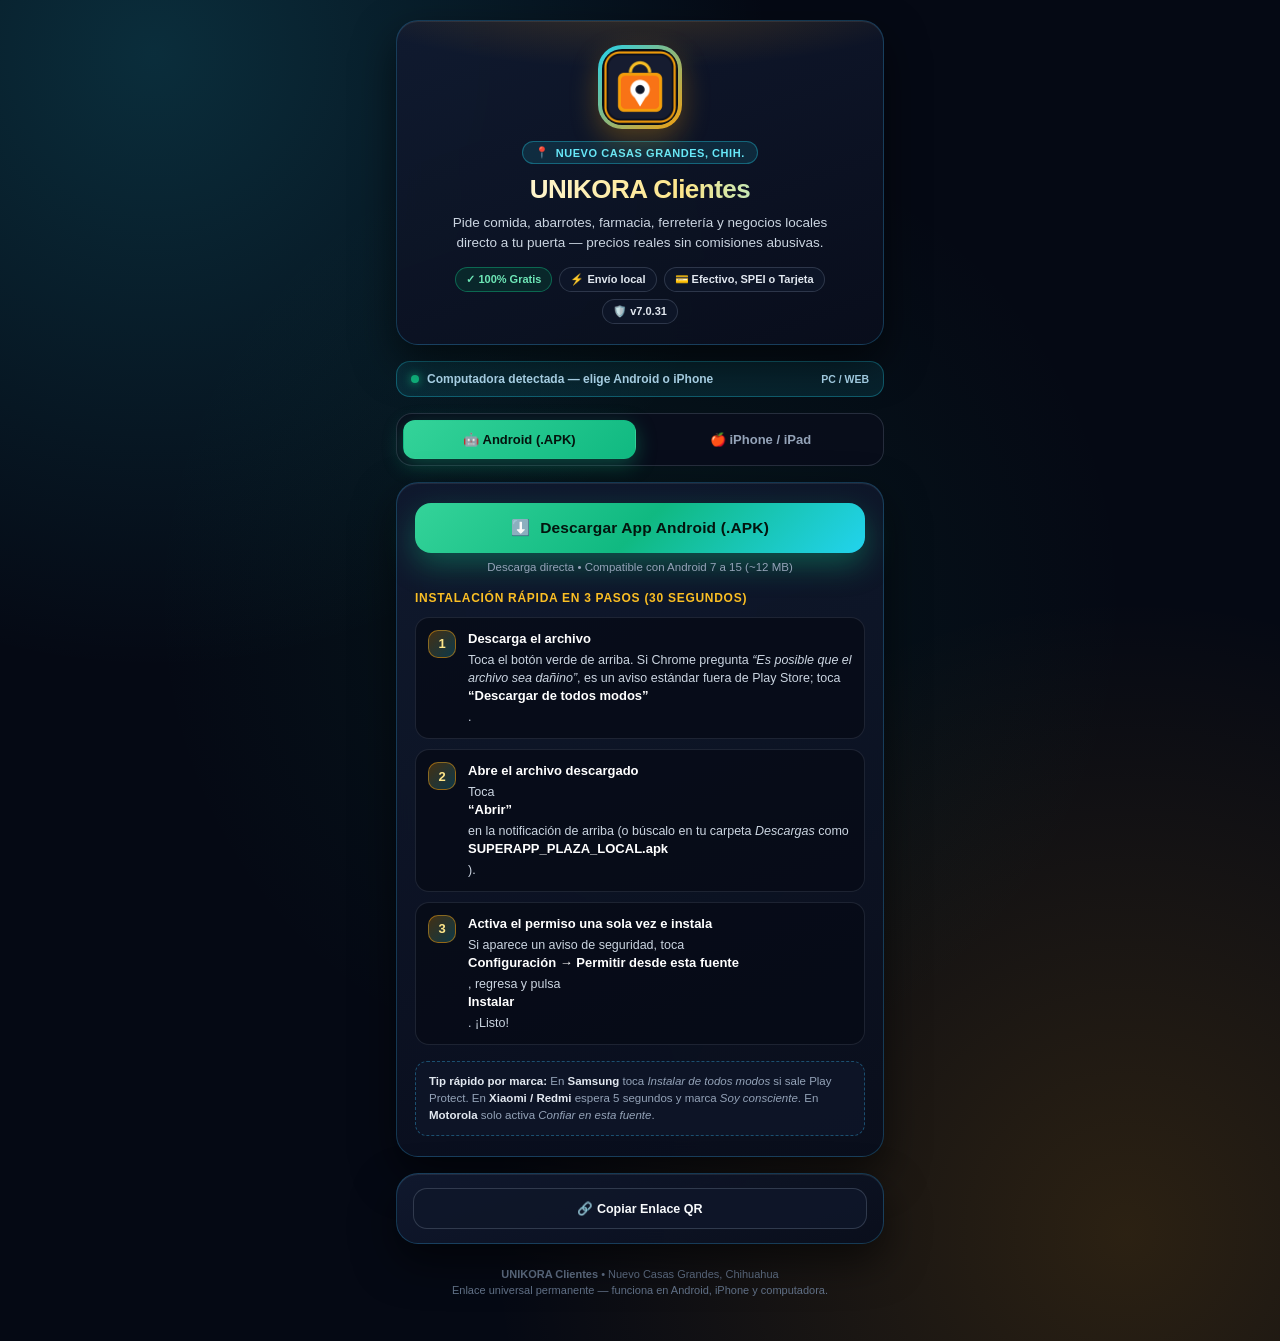
<file: index.html>
<!DOCTYPE html>
<html lang="es">
<head>
  <meta charset="UTF-8" />
  <meta name="viewport" content="width=device-width, initial-scale=1.0, maximum-scale=1.0, user-scalable=no, viewport-fit=cover" />
  <meta name="theme-color" content="#060B16" />
  <meta name="apple-mobile-web-app-capable" content="yes" />
  <meta name="apple-mobile-web-app-status-bar-style" content="black-translucent" />
  <meta name="description" content="Descarga UNIKORA Clientes gratis en Android o iPhone. Pide a negocios locales de Nuevo Casas Grandes con envío rápido y 0% comisiones abusivas." />
  <title>UNIKORA Clientes — Descarga Oficial (Android y iPhone)</title>
  <link rel="icon" type="image/png" href="[data-uri]" />
  <link rel="apple-touch-icon" href="[data-uri]" />
  <style>
    :root {
      --bg-deep: #050914;
      --card-bg: rgba(14, 23, 42, 0.86);
      --card-border: rgba(56, 189, 248, 0.24);
      --amber: #f59e0b;
      --amber-soft: rgba(245, 158, 11, 0.16);
      --cyan: #22d3ee;
      --cyan-soft: rgba(34, 211, 238, 0.15);
      --emerald: #10b981;
      --emerald-soft: rgba(16, 185, 129, 0.16);
      --text-main: #f8fafc;
      --text-muted: #94a3b8;
    }
    * { box-sizing: border-box; -webkit-tap-highlight-color: transparent; }
    html, body {
      margin: 0;
      padding: 0;
      min-height: 100vh;
      min-height: 100dvh;
      font-family: -apple-system, BlinkMacSystemFont, "Segoe UI", Roboto, Inter, Helvetica, Arial, sans-serif;
      color: var(--text-main);
      background:
        radial-gradient(circle at 12% 4%, rgba(34, 211, 238, 0.18), transparent 36%),
        radial-gradient(circle at 88% 92%, rgba(245, 158, 11, 0.16), transparent 38%),
        radial-gradient(circle at 50% 45%, rgba(16, 185, 129, 0.08), transparent 50%),
        var(--bg-deep);
      padding-top: env(safe-area-inset-top, 0px);
      padding-bottom: env(safe-area-inset-bottom, 0px);
      -webkit-font-smoothing: antialiased;
    }
    .wrap {
      max-width: 520px;
      margin: 0 auto;
      padding: 20px 16px 36px;
      display: flex;
      flex-direction: column;
      gap: 16px;
    }
    .glass {
      background: linear-gradient(160deg, rgba(17, 26, 48, 0.92) 0%, rgba(9, 14, 28, 0.94) 100%);
      border: 1px solid var(--card-border);
      border-radius: 22px;
      box-shadow: 0 18px 42px rgba(0, 0, 0, 0.55), inset 0 1px 0 rgba(255, 255, 255, 0.08);
      backdrop-filter: blur(14px);
      -webkit-backdrop-filter: blur(14px);
    }
    .hero {
      padding: 24px 20px 20px;
      text-align: center;
      position: relative;
      overflow: hidden;
    }
    .hero::before {
      content: "";
      position: absolute;
      inset: -40% -20% auto;
      height: 180px;
      background: radial-gradient(ellipse at center, rgba(245, 158, 11, 0.22), transparent 68%);
      pointer-events: none;
    }
    .logo-ring {
      width: 84px;
      height: 84px;
      margin: 0 auto 12px;
      border-radius: 24px;
      padding: 4px;
      background: linear-gradient(135deg, var(--cyan), var(--amber));
      box-shadow: 0 10px 28px rgba(245, 158, 11, 0.30);
      position: relative;
      z-index: 1;
    }
    .logo-ring img {
      width: 100%;
      height: 100%;
      border-radius: 20px;
      display: block;
      object-fit: cover;
      background: #060b16;
    }
    .badge-city {
      display: inline-flex;
      align-items: center;
      gap: 6px;
      font-size: 11px;
      font-weight: 800;
      letter-spacing: 0.05em;
      text-transform: uppercase;
      color: #67e8f9;
      background: rgba(34, 211, 238, 0.12);
      border: 1px solid rgba(34, 211, 238, 0.35);
      padding: 4px 12px;
      border-radius: 999px;
      margin-bottom: 10px;
    }
    h1 {
      margin: 0;
      font-size: 26px;
      font-weight: 900;
      letter-spacing: -0.02em;
      background: linear-gradient(90deg, #ffffff 0%, #fde68a 60%, #67e8f9 100%);
      -webkit-background-clip: text;
      -webkit-text-fill-color: transparent;
    }
    .subtitle {
      margin: 8px auto 14px;
      font-size: 13.5px;
      line-height: 1.48;
      color: #cbd5e1;
      max-width: 390px;
    }
    .pills {
      display: flex;
      flex-wrap: wrap;
      justify-content: center;
      gap: 7px;
    }
    .pill {
      font-size: 11px;
      font-weight: 700;
      color: #e2e8f0;
      background: rgba(15, 23, 42, 0.85);
      border: 1px solid rgba(148, 163, 184, 0.24);
      padding: 5px 10px;
      border-radius: 999px;
    }
    .pill.green {
      color: #6ee7b7;
      border-color: rgba(16, 185, 129, 0.45);
      background: rgba(6, 78, 59, 0.35);
    }

    /* Selector de plataforma */
    .tabs {
      display: grid;
      grid-template-columns: 1fr 1fr;
      gap: 8px;
      padding: 6px;
      border-radius: 16px;
      background: rgba(9, 14, 28, 0.92);
      border: 1px solid rgba(148, 163, 184, 0.22);
    }
    .tab-btn {
      appearance: none;
      border: 1px solid transparent;
      background: transparent;
      color: var(--text-muted);
      font-size: 13px;
      font-weight: 800;
      padding: 11px 10px;
      border-radius: 12px;
      cursor: pointer;
      display: flex;
      align-items: center;
      justify-content: center;
      gap: 7px;
      transition: all 0.16s ease;
    }
    .tab-btn.active-android {
      color: #04130d;
      background: linear-gradient(135deg, #34d399, #10b981);
      box-shadow: 0 6px 20px rgba(16, 185, 129, 0.35);
    }
    .tab-btn.active-ios {
      color: #06131f;
      background: linear-gradient(135deg, #67e8f9, #38bdf8);
      box-shadow: 0 6px 20px rgba(56, 189, 248, 0.35);
    }

    /* Aviso inteligente */
    .detect-bar {
      display: flex;
      align-items: center;
      justify-content: space-between;
      gap: 8px;
      padding: 10px 14px;
      border-radius: 14px;
      font-size: 12px;
      font-weight: 700;
      background: rgba(34, 211, 238, 0.1);
      border: 1px solid rgba(34, 211, 238, 0.32);
      color: #bae6fd;
    }
    .detect-dot {
      width: 8px;
      height: 8px;
      border-radius: 50%;
      background: #10b981;
      box-shadow: 0 0 10px #10b981;
      flex-shrink: 0;
    }
    .warn-box {
      display: none;
      padding: 12px 14px;
      border-radius: 14px;
      background: rgba(245, 158, 11, 0.14);
      border: 1px solid rgba(245, 158, 11, 0.5);
      color: #fde68a;
      font-size: 12px;
      line-height: 1.45;
    }
    .warn-box strong { color: #ffffff; }

    /* Panel principal */
    .panel {
      padding: 20px 18px;
      display: flex;
      flex-direction: column;
      gap: 16px;
    }
    .hidden { display: none !important; }

    .cta-btn {
      display: flex;
      align-items: center;
      justify-content: center;
      gap: 10px;
      width: 100%;
      text-decoration: none;
      border: none;
      cursor: pointer;
      padding: 16px 18px;
      border-radius: 16px;
      font-size: 15.5px;
      font-weight: 900;
      letter-spacing: 0.01em;
      transition: transform 0.12s ease, filter 0.15s ease;
    }
    .cta-btn:active { transform: scale(0.97); }
    .cta-android {
      color: #03150e;
      background: linear-gradient(135deg, #34d399 0%, #10b981 50%, #22d3ee 100%);
      box-shadow: 0 12px 30px rgba(16, 185, 129, 0.38);
    }
    .cta-ios {
      color: #041320;
      background: linear-gradient(135deg, #f8fafc 0%, #7dd3fc 60%, #38bdf8 100%);
      box-shadow: 0 12px 30px rgba(56, 189, 248, 0.35);
    }
    .cta-sub {
      text-align: center;
      font-size: 11.5px;
      color: var(--text-muted);
      margin-top: -8px;
    }

    /* Pasos visuales */
    .steps-title {
      font-size: 12px;
      font-weight: 900;
      text-transform: uppercase;
      letter-spacing: 0.06em;
      color: #fbbf24;
      margin: 2px 0 -4px;
    }
    .steps {
      display: flex;
      flex-direction: column;
      gap: 10px;
    }
    .step {
      display: flex;
      gap: 12px;
      align-items: flex-start;
      padding: 12px;
      border-radius: 14px;
      background: rgba(6, 11, 22, 0.72);
      border: 1px solid rgba(148, 163, 184, 0.16);
    }
    .step-num {
      width: 28px;
      height: 28px;
      border-radius: 10px;
      display: flex;
      align-items: center;
      justify-content: center;
      font-weight: 900;
      font-size: 13px;
      flex-shrink: 0;
      background: linear-gradient(135deg, rgba(245, 158, 11, 0.25), rgba(34, 211, 238, 0.22));
      border: 1px solid rgba(245, 158, 11, 0.5);
      color: #fde68a;
    }
    .step-body {
      font-size: 12.5px;
      line-height: 1.45;
      color: #cbd5e1;
    }
    .step-body strong {
      display: block;
      color: #ffffff;
      font-size: 13px;
      margin-bottom: 2px;
    }
    .brand-tip {
      padding: 11px 13px;
      border-radius: 12px;
      background: rgba(15, 23, 42, 0.78);
      border: 1px dashed rgba(56, 189, 248, 0.35);
      font-size: 11.5px;
      line-height: 1.48;
      color: #94a3b8;
    }
    .brand-tip b { color: #e2e8f0; }

    /* Tarjeta PC / Compartir */
    .share-row {
      display: flex;
      gap: 8px;
      flex-wrap: wrap;
    }
    .btn-sec {
      flex: 1;
      min-width: 140px;
      display: inline-flex;
      align-items: center;
      justify-content: center;
      gap: 7px;
      padding: 12px 14px;
      border-radius: 14px;
      font-size: 12.5px;
      font-weight: 800;
      text-decoration: none;
      cursor: pointer;
      border: 1px solid rgba(148, 163, 184, 0.26);
      background: rgba(15, 23, 42, 0.9);
      color: #f8fafc;
    }
    .btn-wa {
      background: rgba(6, 78, 59, 0.45);
      border-color: rgba(16, 185, 129, 0.55);
      color: #6ee7b7;
    }

    .toast {
      position: fixed;
      left: 50%;
      bottom: calc(20px + env(safe-area-inset-bottom, 0px));
      transform: translateX(-50%) translateY(20px);
      background: #0f172a;
      border: 1px solid #10b981;
      color: #d1fae5;
      padding: 10px 16px;
      border-radius: 12px;
      font-size: 12.5px;
      font-weight: 700;
      box-shadow: 0 14px 30px rgba(0, 0, 0, 0.6);
      opacity: 0;
      pointer-events: none;
      transition: all 0.22s ease;
      z-index: 99;
      text-align: center;
      max-width: 92vw;
    }
    .toast.show {
      opacity: 1;
      transform: translateX(-50%) translateY(0);
    }

    .footer {
      text-align: center;
      font-size: 11px;
      color: #64748b;
      padding: 6px 8px;
      line-height: 1.5;
    }
    .config-alert {
      display: none;
      padding: 10px 12px;
      border-radius: 12px;
      background: rgba(239, 68, 68, 0.14);
      border: 1px solid rgba(239, 68, 68, 0.45);
      color: #fecaca;
      font-size: 11.5px;
      text-align: center;
    }
  </style>
</head>
<body>
  <main class="wrap">
    <!-- CABECERA -->
    <section class="glass hero">
      <div class="logo-ring">
        <img src="[data-uri]" alt="Logo UNIKORA Clientes" />
      </div>
      <div class="badge-city">📍 <span id="cityLabel">Nuevo Casas Grandes, Chih.</span></div>
      <h1>UNIKORA Clientes</h1>
      <p class="subtitle">
        Pide comida, abarrotes, farmacia, ferretería y negocios locales directo a tu puerta — precios reales sin comisiones abusivas.
      </p>
      <div class="pills">
        <span class="pill green">✓ 100% Gratis</span>
        <span class="pill">⚡ Envío local</span>
        <span class="pill">💳 Efectivo, SPEI o Tarjeta</span>
        <span class="pill">🛡️ <span id="verLabel">v7.0.31</span></span>
      </div>
    </section>

    <!-- DETECTOR AUTOMATICO -->
    <div class="detect-bar">
      <div style="display:flex;align-items:center;gap:8px;">
        <span class="detect-dot"></span>
        <span id="detectText">Detectando tu dispositivo...</span>
      </div>
      <span id="detectTag" style="font-size:10.5px;opacity:0.85;">AUTO</span>
    </div>

    <!-- AVISO SI SE ABRIO DESDE FACEBOOK / INSTAGRAM / TIKTOK EN IPHONE -->
    <div id="inAppIosWarn" class="warn-box">
      <strong>⚠️ Estás viendo esto dentro de otra app (Facebook, Instagram o TikTok).</strong><br/>
      En iPhone, Apple solo permite instalar la app desde <strong>Safari</strong>. Toca el menú <strong>•••</strong> o el ícono de brújula 🧭 en la esquina y elige <strong>“Abrir en Safari”</strong>.
    </div>

    <!-- SELECTOR ANDROID / IPHONE -->
    <nav class="tabs" aria-label="Elegir sistema operativo">
      <button id="tabAndroid" type="button" class="tab-btn">
        🤖 Android (.APK)
      </button>
      <button id="tabIos" type="button" class="tab-btn">
        🍎 iPhone / iPad
      </button>
    </nav>

    <!-- PANEL ANDROID -->
    <section id="panelAndroid" class="glass panel">
      <div id="androidConfigWarn" class="config-alert">
        ⚠️ Falta pegar tu enlace del archivo <code>.apk</code> en la variable <code>androidApkUrl</code> al inicio de este archivo <code>index.html</code>.
      </div>
      <a id="btnDownloadAndroid" href="#" class="cta-btn cta-android">
        <span>⬇️</span>
        <span>Descargar App Android (.APK)</span>
      </a>
      <div class="cta-sub">Descarga directa • Compatible con Android 7 a 15 (~12 MB)</div>

      <div class="steps-title">Instalación rápida en 3 pasos (30 segundos)</div>
      <div class="steps">
        <div class="step">
          <div class="step-num">1</div>
          <div class="step-body">
            <strong>Descarga el archivo</strong>
            Toca el botón verde de arriba. Si Chrome pregunta <em>“Es posible que el archivo sea dañino”</em>, es un aviso estándar fuera de Play Store; toca <strong>“Descargar de todos modos”</strong>.
          </div>
        </div>
        <div class="step">
          <div class="step-num">2</div>
          <div class="step-body">
            <strong>Abre el archivo descargado</strong>
            Toca <strong>“Abrir”</strong> en la notificación de arriba (o búscalo en tu carpeta <em>Descargas</em> como <strong>SUPERAPP_PLAZA_LOCAL.apk</strong>).
          </div>
        </div>
        <div class="step">
          <div class="step-num">3</div>
          <div class="step-body">
            <strong>Activa el permiso una sola vez e instala</strong>
            Si aparece un aviso de seguridad, toca <strong>Configuración &rarr; Permitir desde esta fuente</strong>, regresa y pulsa <strong>Instalar</strong>. ¡Listo!
          </div>
        </div>
      </div>

      <div class="brand-tip">
        <b>Tip rápido por marca:</b> En <b>Samsung</b> toca <i>Instalar de todos modos</i> si sale Play Protect. En <b>Xiaomi / Redmi</b> espera 5 segundos y marca <i>Soy consciente</i>. En <b>Motorola</b> solo activa <i>Confiar en esta fuente</i>.
      </div>
    </section>

    <!-- PANEL IPHONE / IPAD -->
    <section id="panelIos" class="glass panel hidden">
      <a id="btnOpenIos" href="#" class="cta-btn cta-ios">
        <span>🍎</span>
        <span>Abrir UNIKORA Clientes en iPhone</span>
      </a>
      <div class="cta-sub">Instalación oficial Safari • Pantalla completa • $0 en App Store</div>

      <div class="steps-title">Instálala en tu iPhone en 2 toques (10 segundos)</div>
      <div class="steps">
        <div class="step">
          <div class="step-num">1</div>
          <div class="step-body">
            <strong>Abre la app y toca Compartir (⬆️)</strong>
            Pulsa el botón celeste de arriba en <strong>Safari</strong>. Ya dentro de UNIKORA Clientes, toca el ícono de <strong>Compartir</strong> (el cuadro con flecha hacia arriba en la barra inferior).
          </div>
        </div>
        <div class="step">
          <div class="step-num">2</div>
          <div class="step-body">
            <strong>Toca “Agregar a inicio” (+)</strong>
            Desliza hacia abajo en el menú de Safari, selecciona <strong>“Agregar a inicio”</strong> y pulsa <strong>Agregar</strong>. Quedará con su ícono en tu pantalla igual que cualquier app.
          </div>
        </div>
      </div>

      <div class="brand-tip">
        <b>Compatible con iPhone y iPad (iOS 14 a iOS 18+):</b> No ocupa espacio de almacenamiento, se actualiza sola automáticamente y recibe notificaciones en iOS 16.4 o superior.
      </div>
    </section>

    <!-- SOPORTE Y COMPARTIR -->
    <section class="glass panel" style="padding:14px 16px; gap:10px;">
      <div class="share-row">
        <a id="btnWhatsapp" href="#" target="_blank" rel="noopener noreferrer" class="btn-sec btn-wa">
          💬 Ayuda por WhatsApp
        </a>
        <button id="btnCopyLink" type="button" class="btn-sec">
          🔗 Copiar Enlace QR
        </button>
      </div>
    </section>

    <footer class="footer">
      <strong>UNIKORA Clientes</strong> • Nuevo Casas Grandes, Chihuahua<br/>
      Enlace universal permanente — funciona en Android, iPhone y computadora.
    </footer>
  </main>

  <div id="toast" class="toast" role="status" aria-live="polite"></div>

  <script>
    // =========================================================================
    // CONFIGURACION UNICA — SOLO EDITA ESTAS 3 LINEAS Y SUBE ESTE index.html
    // =========================================================================
    const CONFIG = {
      // 1) Pega aqui el enlace de tu APK (de GitHub Releases o de Google Drive).
      //    Si pegas un enlace normal de Google Drive (drive.google.com/file/d/...),
      //    esta pagina lo convierte AUTOMATICAMENTE a descarga directa.
      androidApkUrl: "https://ccjlqodmnqvdqlsciexl.supabase.co/storage/v1/object/public/plaza-downloads/SUPERAPP_PLAZA_LOCAL.apk",

      // 2) Pega aqui la URL donde subiste la carpeta WEB_APP_IOS_SUPERAPP_v7.0.31
      //    (por ejemplo "https://plazalocal-app.netlify.app" o "./app/" si la subiste
      //    en una subcarpeta llamada "app" junto a este index.html).
      iosAppUrl: "./app/",

      // 3) Tu numero de WhatsApp de soporte con lada 52 (ejemplo: "526361234567").
      //    Dejalo vacio "" si no quieres mostrar el boton de WhatsApp.
      whatsappNumber: "",

      cityName: "Nuevo Casas Grandes, Chih.",
      appVersion: "v7.0.31"
    };

    (function initBridgePage() {
      const ua = navigator.userAgent || "";
      const isIos = /iPhone|iPad|iPod/i.test(ua) || (navigator.platform === "MacIntel" && (navigator.maxTouchPoints || 0) > 1);
      const isAndroid = /Android/i.test(ua);
      const isInAppBrowser = /(FBAN|FBAV|Instagram|TikTok|Line|Snapchat|Twitter|MicroMessenger)/i.test(ua);

      const tabAndroid = document.getElementById("tabAndroid");
      const tabIos = document.getElementById("tabIos");
      const panelAndroid = document.getElementById("panelAndroid");
      const panelIos = document.getElementById("panelIos");
      const detectText = document.getElementById("detectText");
      const detectTag = document.getElementById("detectTag");
      const inAppIosWarn = document.getElementById("inAppIosWarn");
      const btnDownloadAndroid = document.getElementById("btnDownloadAndroid");
      const androidConfigWarn = document.getElementById("androidConfigWarn");
      const btnOpenIos = document.getElementById("btnOpenIos");
      const btnWhatsapp = document.getElementById("btnWhatsapp");
      const btnCopyLink = document.getElementById("btnCopyLink");
      const toastEl = document.getElementById("toast");

      document.getElementById("cityLabel").textContent = CONFIG.cityName;
      document.getElementById("verLabel").textContent = CONFIG.appVersion;

      let toastTimer = null;
      function showToast(msg) {
        toastEl.textContent = msg;
        toastEl.classList.add("show");
        clearTimeout(toastTimer);
        toastTimer = setTimeout(() => toastEl.classList.remove("show"), 3200);
      }

      // Convierte automaticamente enlaces compartidos de Google Drive a descarga directa
      function normalizeApkUrl(rawUrl) {
        const url = String(rawUrl || "").trim();
        if (!url || url === "PEGA_AQUI_TU_ENLACE_DEL_APK") return "";
        const mDrive1 = url.match(/drive\.google\.com\/file\/d\/([a-zA-Z0-9_-]+)/i);
        const mDrive2 = url.match(/drive\.google\.com\/open\?id=([a-zA-Z0-9_-]+)/i);
        const fileId = (mDrive1 && mDrive1[1]) || (mDrive2 && mDrive2[1]) || "";
        if (fileId) {
          return "https://drive.usercontent.google.com/download?id=" + encodeURIComponent(fileId) + "&export=download&confirm=t";
        }
        return url;
      }

      const finalApkUrl = normalizeApkUrl(CONFIG.androidApkUrl);
      if (finalApkUrl) {
        btnDownloadAndroid.href = finalApkUrl;
        btnDownloadAndroid.setAttribute("download", "SUPERAPP_PLAZA_LOCAL.apk");
        btnDownloadAndroid.addEventListener("click", () => {
          showToast("⬇️ Iniciando descarga de UNIKORA Clientes para Android...");
        });
      } else {
        androidConfigWarn.style.display = "block";
        btnDownloadAndroid.addEventListener("click", (ev) => {
          ev.preventDefault();
          showToast("⚠️ Falta configurar tu enlace del APK dentro de index.html");
        });
      }

      const finalIosUrl = String(CONFIG.iosAppUrl || "./app/").trim();
      btnOpenIos.href = finalIosUrl;

      const cleanWa = String(CONFIG.whatsappNumber || "").replace(/\D/g, "");
      if (cleanWa.length >= 10 && cleanWa !== "526360000000") {
        const waMsg = encodeURIComponent("Hola, necesito ayuda para instalar la app de UNIKORA Clientes en mi celular.");
        btnWhatsapp.href = "https://wa.me/" + cleanWa + "?text=" + waMsg;
      } else if (cleanWa === "526360000000") {
        btnWhatsapp.addEventListener("click", (ev) => {
          ev.preventDefault();
          showToast("💬 Edita whatsappNumber en index.html con tu número real");
        });
      } else {
        btnWhatsapp.classList.add("hidden");
      }

      function selectTab(mode) {
        const androidActive = mode === "android";
        panelAndroid.classList.toggle("hidden", !androidActive);
        panelIos.classList.toggle("hidden", androidActive);
        tabAndroid.className = "tab-btn" + (androidActive ? " active-android" : "");
        tabIos.className = "tab-btn" + (!androidActive ? " active-ios" : "");
      }

      tabAndroid.addEventListener("click", () => selectTab("android"));
      tabIos.addEventListener("click", () => selectTab("ios"));

      if (isIos) {
        selectTab("ios");
        detectText.textContent = "iPhone / iPad detectado — versión iOS lista";
        detectTag.textContent = "iOS";
        if (isInAppBrowser) inAppIosWarn.style.display = "block";
      } else if (isAndroid) {
        selectTab("android");
        detectText.textContent = "Android detectado — descarga directa lista";
        detectTag.textContent = "ANDROID";
      } else {
        selectTab("android");
        detectText.textContent = "Computadora detectada — elige Android o iPhone";
        detectTag.textContent = "PC / WEB";
      }

      btnCopyLink.addEventListener("click", async () => {
        const shareUrl = window.location.href;
        try {
          if (navigator.clipboard && navigator.clipboard.writeText) {
            await navigator.clipboard.writeText(shareUrl);
            showToast("✅ Enlace copiado — ya puedes pegarlo en WhatsApp o tu QR");
            return;
          }
        } catch (e) {}
        try {
          const ta = document.createElement("textarea");
          ta.value = shareUrl;
          ta.setAttribute("readonly", "");
          ta.style.position = "fixed";
          ta.style.opacity = "0";
          document.body.appendChild(ta);
          ta.select();
          document.execCommand("copy");
          document.body.removeChild(ta);
          showToast("✅ Enlace copiado");
        } catch (e) {
          showToast("ℹ️ Copia la dirección desde la barra de tu navegador");
        }
      });
    })();
  </script>
</body>
</html>
</file>
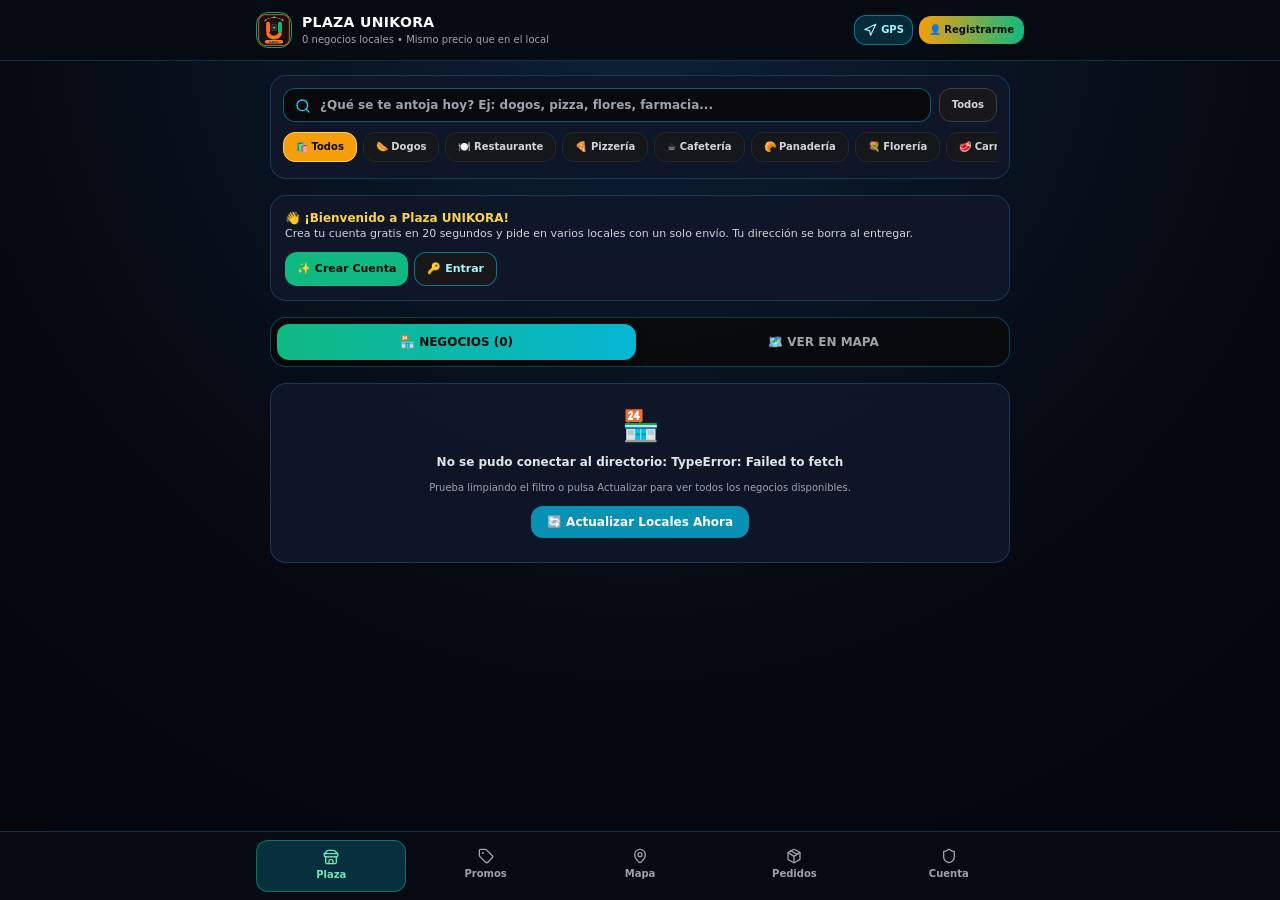
<file: app/index.html>
<!DOCTYPE html>
<html lang="es">
<head>
  <meta charset="UTF-8" />
  <meta name="viewport" content="width=device-width, initial-scale=1.0, maximum-scale=1.0, user-scalable=no, viewport-fit=cover" />
  <meta name="theme-color" content="#060911" />
  <meta name="apple-mobile-web-app-capable" content="yes" />
  <meta name="apple-mobile-web-app-status-bar-style" content="black-translucent" />
  <meta name="apple-mobile-web-app-title" content="Plaza UNIKORA" />
  <meta name="mobile-web-app-capable" content="yes" />
  <link rel="manifest" href="./manifest.json" />
  <link rel="apple-touch-icon" sizes="180x180" href="./apple-touch-icon.png" />
  <link rel="icon" type="image/png" sizes="192x192" href="./icon-192.png" />
  <title>Plaza UNIKORA — Todo tu negocio. En un solo lugar.</title>
  <script type="module" crossorigin src="./assets/index-DXZzwdfL.js"></script>
  <link rel="stylesheet" crossorigin href="./assets/index-CpG5H8BF.css">
</head>
<body class="bg-[#060911] text-zinc-100 antialiased overflow-x-hidden">
  <div id="root"></div>
</body>
</html>
</file>
<file: app/assets/index-CpG5H8BF.css>
.leaflet-pane,.leaflet-tile,.leaflet-marker-icon,.leaflet-marker-shadow,.leaflet-tile-container,.leaflet-pane>svg,.leaflet-pane>canvas,.leaflet-zoom-box,.leaflet-image-layer,.leaflet-layer{position:absolute;left:0;top:0}.leaflet-container{overflow:hidden}.leaflet-tile,.leaflet-marker-icon,.leaflet-marker-shadow{-webkit-user-select:none;-moz-user-select:none;user-select:none;-webkit-user-drag:none}.leaflet-tile::-moz-selection{background:transparent}.leaflet-tile::selection{background:transparent}.leaflet-safari .leaflet-tile{image-rendering:-webkit-optimize-contrast}.leaflet-safari .leaflet-tile-container{width:1600px;height:1600px;-webkit-transform-origin:0 0}.leaflet-marker-icon,.leaflet-marker-shadow{display:block}.leaflet-container .leaflet-overlay-pane svg{max-width:none!important;max-height:none!important}.leaflet-container .leaflet-marker-pane img,.leaflet-container .leaflet-shadow-pane img,.leaflet-container .leaflet-tile-pane img,.leaflet-container img.leaflet-image-layer,.leaflet-container .leaflet-tile{max-width:none!important;max-height:none!important;width:auto;padding:0}.leaflet-container img.leaflet-tile{mix-blend-mode:plus-lighter}.leaflet-container.leaflet-touch-zoom{touch-action:pan-x pan-y}.leaflet-container.leaflet-touch-drag{touch-action:none;touch-action:pinch-zoom}.leaflet-container.leaflet-touch-drag.leaflet-touch-zoom{touch-action:none}.leaflet-container{-webkit-tap-highlight-color:transparent}.leaflet-container a{-webkit-tap-highlight-color:rgba(51,181,229,.4)}.leaflet-tile{filter:inherit;visibility:hidden}.leaflet-tile-loaded{visibility:inherit}.leaflet-zoom-box{width:0;height:0;box-sizing:border-box;z-index:800}.leaflet-overlay-pane svg{-moz-user-select:none}.leaflet-pane{z-index:400}.leaflet-tile-pane{z-index:200}.leaflet-overlay-pane{z-index:400}.leaflet-shadow-pane{z-index:500}.leaflet-marker-pane{z-index:600}.leaflet-tooltip-pane{z-index:650}.leaflet-popup-pane{z-index:700}.leaflet-map-pane canvas{z-index:100}.leaflet-map-pane svg{z-index:200}.leaflet-vml-shape{width:1px;height:1px}.lvml{behavior:url(#default#VML);display:inline-block;position:absolute}.leaflet-control{position:relative;z-index:800;pointer-events:visiblePainted;pointer-events:auto}.leaflet-top,.leaflet-bottom{position:absolute;z-index:1000;pointer-events:none}.leaflet-top{top:0}.leaflet-right{right:0}.leaflet-bottom{bottom:0}.leaflet-left{left:0}.leaflet-control{float:left;clear:both}.leaflet-right .leaflet-control{float:right}.leaflet-top .leaflet-control{margin-top:10px}.leaflet-bottom .leaflet-control{margin-bottom:10px}.leaflet-left .leaflet-control{margin-left:10px}.leaflet-right .leaflet-control{margin-right:10px}.leaflet-fade-anim .leaflet-popup{opacity:0;transition:opacity .2s linear}.leaflet-fade-anim .leaflet-map-pane .leaflet-popup{opacity:1}.leaflet-zoom-animated{transform-origin:0 0}svg.leaflet-zoom-animated{will-change:transform}.leaflet-zoom-anim .leaflet-zoom-animated{transition:transform .25s cubic-bezier(0,0,.25,1)}.leaflet-zoom-anim .leaflet-tile,.leaflet-pan-anim .leaflet-tile{transition:none}.leaflet-zoom-anim .leaflet-zoom-hide{visibility:hidden}.leaflet-interactive{cursor:pointer}.leaflet-grab{cursor:grab}.leaflet-crosshair,.leaflet-crosshair .leaflet-interactive{cursor:crosshair}.leaflet-popup-pane,.leaflet-control{cursor:auto}.leaflet-dragging .leaflet-grab,.leaflet-dragging .leaflet-grab .leaflet-interactive,.leaflet-dragging .leaflet-marker-draggable{cursor:move;cursor:grabbing}.leaflet-marker-icon,.leaflet-marker-shadow,.leaflet-image-layer,.leaflet-pane>svg path,.leaflet-tile-container{pointer-events:none}.leaflet-marker-icon.leaflet-interactive,.leaflet-image-layer.leaflet-interactive,.leaflet-pane>svg path.leaflet-interactive,svg.leaflet-image-layer.leaflet-interactive path{pointer-events:visiblePainted;pointer-events:auto}.leaflet-container{background:#ddd;outline-offset:1px}.leaflet-container a{color:#0078a8}.leaflet-zoom-box{border:2px dotted #38f;background:#ffffff80}.leaflet-container{font-family:Helvetica Neue,Arial,Helvetica,sans-serif;font-size:12px;font-size:.75rem;line-height:1.5}.leaflet-bar{box-shadow:0 1px 5px #000000a6;border-radius:4px}.leaflet-bar a{background-color:#fff;border-bottom:1px solid #ccc;width:26px;height:26px;line-height:26px;display:block;text-align:center;text-decoration:none;color:#000}.leaflet-bar a,.leaflet-control-layers-toggle{background-position:50% 50%;background-repeat:no-repeat;display:block}.leaflet-bar a:hover,.leaflet-bar a:focus{background-color:#f4f4f4}.leaflet-bar a:first-child{border-top-left-radius:4px;border-top-right-radius:4px}.leaflet-bar a:last-child{border-bottom-left-radius:4px;border-bottom-right-radius:4px;border-bottom:none}.leaflet-bar a.leaflet-disabled{cursor:default;background-color:#f4f4f4;color:#bbb}.leaflet-touch .leaflet-bar a{width:30px;height:30px;line-height:30px}.leaflet-touch .leaflet-bar a:first-child{border-top-left-radius:2px;border-top-right-radius:2px}.leaflet-touch .leaflet-bar a:last-child{border-bottom-left-radius:2px;border-bottom-right-radius:2px}.leaflet-control-zoom-in,.leaflet-control-zoom-out{font:700 18px Lucida Console,Monaco,monospace;text-indent:1px}.leaflet-touch .leaflet-control-zoom-in,.leaflet-touch .leaflet-control-zoom-out{font-size:22px}.leaflet-control-layers{box-shadow:0 1px 5px #0006;background:#fff;border-radius:5px}.leaflet-control-layers-toggle{background-image:url([data-uri]);width:36px;height:36px}.leaflet-retina .leaflet-control-layers-toggle{background-image:url([data-uri]);background-size:26px 26px}.leaflet-touch .leaflet-control-layers-toggle{width:44px;height:44px}.leaflet-control-layers .leaflet-control-layers-list,.leaflet-control-layers-expanded .leaflet-control-layers-toggle{display:none}.leaflet-control-layers-expanded .leaflet-control-layers-list{display:block;position:relative}.leaflet-control-layers-expanded{padding:6px 10px 6px 6px;color:#333;background:#fff}.leaflet-control-layers-scrollbar{overflow-y:scroll;overflow-x:hidden;padding-right:5px}.leaflet-control-layers-selector{margin-top:2px;position:relative;top:1px}.leaflet-control-layers label{display:block;font-size:13px;font-size:1.08333em}.leaflet-control-layers-separator{height:0;border-top:1px solid #ddd;margin:5px -10px 5px -6px}.leaflet-default-icon-path{background-image:url([data-uri])}.leaflet-container .leaflet-control-attribution{background:#fff;background:#fffc;margin:0}.leaflet-control-attribution,.leaflet-control-scale-line{padding:0 5px;color:#333;line-height:1.4}.leaflet-control-attribution a{text-decoration:none}.leaflet-control-attribution a:hover,.leaflet-control-attribution a:focus{text-decoration:underline}.leaflet-attribution-flag{display:inline!important;vertical-align:baseline!important;width:1em;height:.6669em}.leaflet-left .leaflet-control-scale{margin-left:5px}.leaflet-bottom .leaflet-control-scale{margin-bottom:5px}.leaflet-control-scale-line{border:2px solid #777;border-top:none;line-height:1.1;padding:2px 5px 1px;white-space:nowrap;box-sizing:border-box;background:#fffc;text-shadow:1px 1px #fff}.leaflet-control-scale-line:not(:first-child){border-top:2px solid #777;border-bottom:none;margin-top:-2px}.leaflet-control-scale-line:not(:first-child):not(:last-child){border-bottom:2px solid #777}.leaflet-touch .leaflet-control-attribution,.leaflet-touch .leaflet-control-layers,.leaflet-touch .leaflet-bar{box-shadow:none}.leaflet-touch .leaflet-control-layers,.leaflet-touch .leaflet-bar{border:2px solid rgba(0,0,0,.2);background-clip:padding-box}.leaflet-popup{position:absolute;text-align:center;margin-bottom:20px}.leaflet-popup-content-wrapper{padding:1px;text-align:left;border-radius:12px}.leaflet-popup-content{margin:13px 24px 13px 20px;line-height:1.3;font-size:13px;font-size:1.08333em;min-height:1px}.leaflet-popup-content p{margin:1.3em 0}.leaflet-popup-tip-container{width:40px;height:20px;position:absolute;left:50%;margin-top:-1px;margin-left:-20px;overflow:hidden;pointer-events:none}.leaflet-popup-tip{width:17px;height:17px;padding:1px;margin:-10px auto 0;pointer-events:auto;transform:rotate(45deg)}.leaflet-popup-content-wrapper,.leaflet-popup-tip{background:#fff;color:#333;box-shadow:0 3px 14px #0006}.leaflet-container a.leaflet-popup-close-button{position:absolute;top:0;right:0;border:none;text-align:center;width:24px;height:24px;font:16px/24px Tahoma,Verdana,sans-serif;color:#757575;text-decoration:none;background:transparent}.leaflet-container a.leaflet-popup-close-button:hover,.leaflet-container a.leaflet-popup-close-button:focus{color:#585858}.leaflet-popup-scrolled{overflow:auto}.leaflet-oldie .leaflet-popup-content-wrapper{-ms-zoom:1}.leaflet-oldie .leaflet-popup-tip{width:24px;margin:0 auto;-ms-filter:"progid:DXImageTransform.Microsoft.Matrix(M11=0.70710678, M12=0.70710678, M21=-0.70710678, M22=0.70710678)";filter:progid:DXImageTransform.Microsoft.Matrix(M11=.70710678,M12=.70710678,M21=-.70710678,M22=.70710678)}.leaflet-oldie .leaflet-control-zoom,.leaflet-oldie .leaflet-control-layers,.leaflet-oldie .leaflet-popup-content-wrapper,.leaflet-oldie .leaflet-popup-tip{border:1px solid #999}.leaflet-div-icon{background:#fff;border:1px solid #666}.leaflet-tooltip{position:absolute;padding:6px;background-color:#fff;border:1px solid #fff;border-radius:3px;color:#222;white-space:nowrap;-webkit-user-select:none;-moz-user-select:none;user-select:none;pointer-events:none;box-shadow:0 1px 3px #0006}.leaflet-tooltip.leaflet-interactive{cursor:pointer;pointer-events:auto}.leaflet-tooltip-top:before,.leaflet-tooltip-bottom:before,.leaflet-tooltip-left:before,.leaflet-tooltip-right:before{position:absolute;pointer-events:none;border:6px solid transparent;background:transparent;content:""}.leaflet-tooltip-bottom{margin-top:6px}.leaflet-tooltip-top{margin-top:-6px}.leaflet-tooltip-bottom:before,.leaflet-tooltip-top:before{left:50%;margin-left:-6px}.leaflet-tooltip-top:before{bottom:0;margin-bottom:-12px;border-top-color:#fff}.leaflet-tooltip-bottom:before{top:0;margin-top:-12px;margin-left:-6px;border-bottom-color:#fff}.leaflet-tooltip-left{margin-left:-6px}.leaflet-tooltip-right{margin-left:6px}.leaflet-tooltip-left:before,.leaflet-tooltip-right:before{top:50%;margin-top:-6px}.leaflet-tooltip-left:before{right:0;margin-right:-12px;border-left-color:#fff}.leaflet-tooltip-right:before{left:0;margin-left:-12px;border-right-color:#fff}@media print{.leaflet-control{-webkit-print-color-adjust:exact;print-color-adjust:exact}}*,:before,:after{--tw-border-spacing-x: 0;--tw-border-spacing-y: 0;--tw-translate-x: 0;--tw-translate-y: 0;--tw-rotate: 0;--tw-skew-x: 0;--tw-skew-y: 0;--tw-scale-x: 1;--tw-scale-y: 1;--tw-pan-x: ;--tw-pan-y: ;--tw-pinch-zoom: ;--tw-scroll-snap-strictness: proximity;--tw-gradient-from-position: ;--tw-gradient-via-position: ;--tw-gradient-to-position: ;--tw-ordinal: ;--tw-slashed-zero: ;--tw-numeric-figure: ;--tw-numeric-spacing: ;--tw-numeric-fraction: ;--tw-ring-inset: ;--tw-ring-offset-width: 0px;--tw-ring-offset-color: #fff;--tw-ring-color: rgb(59 130 246 / .5);--tw-ring-offset-shadow: 0 0 #0000;--tw-ring-shadow: 0 0 #0000;--tw-shadow: 0 0 #0000;--tw-shadow-colored: 0 0 #0000;--tw-blur: ;--tw-brightness: ;--tw-contrast: ;--tw-grayscale: ;--tw-hue-rotate: ;--tw-invert: ;--tw-saturate: ;--tw-sepia: ;--tw-drop-shadow: ;--tw-backdrop-blur: ;--tw-backdrop-brightness: ;--tw-backdrop-contrast: ;--tw-backdrop-grayscale: ;--tw-backdrop-hue-rotate: ;--tw-backdrop-invert: ;--tw-backdrop-opacity: ;--tw-backdrop-saturate: ;--tw-backdrop-sepia: ;--tw-contain-size: ;--tw-contain-layout: ;--tw-contain-paint: ;--tw-contain-style: }::backdrop{--tw-border-spacing-x: 0;--tw-border-spacing-y: 0;--tw-translate-x: 0;--tw-translate-y: 0;--tw-rotate: 0;--tw-skew-x: 0;--tw-skew-y: 0;--tw-scale-x: 1;--tw-scale-y: 1;--tw-pan-x: ;--tw-pan-y: ;--tw-pinch-zoom: ;--tw-scroll-snap-strictness: proximity;--tw-gradient-from-position: ;--tw-gradient-via-position: ;--tw-gradient-to-position: ;--tw-ordinal: ;--tw-slashed-zero: ;--tw-numeric-figure: ;--tw-numeric-spacing: ;--tw-numeric-fraction: ;--tw-ring-inset: ;--tw-ring-offset-width: 0px;--tw-ring-offset-color: #fff;--tw-ring-color: rgb(59 130 246 / .5);--tw-ring-offset-shadow: 0 0 #0000;--tw-ring-shadow: 0 0 #0000;--tw-shadow: 0 0 #0000;--tw-shadow-colored: 0 0 #0000;--tw-blur: ;--tw-brightness: ;--tw-contrast: ;--tw-grayscale: ;--tw-hue-rotate: ;--tw-invert: ;--tw-saturate: ;--tw-sepia: ;--tw-drop-shadow: ;--tw-backdrop-blur: ;--tw-backdrop-brightness: ;--tw-backdrop-contrast: ;--tw-backdrop-grayscale: ;--tw-backdrop-hue-rotate: ;--tw-backdrop-invert: ;--tw-backdrop-opacity: ;--tw-backdrop-saturate: ;--tw-backdrop-sepia: ;--tw-contain-size: ;--tw-contain-layout: ;--tw-contain-paint: ;--tw-contain-style: }*,:before,:after{box-sizing:border-box;border-width:0;border-style:solid;border-color:#e5e7eb}:before,:after{--tw-content: ""}html,:host{line-height:1.5;-webkit-text-size-adjust:100%;-moz-tab-size:4;-o-tab-size:4;tab-size:4;font-family:ui-sans-serif,system-ui,sans-serif,"Apple Color Emoji","Segoe UI Emoji",Segoe UI Symbol,"Noto Color Emoji";font-feature-settings:normal;font-variation-settings:normal;-webkit-tap-highlight-color:transparent}body{margin:0;line-height:inherit}hr{height:0;color:inherit;border-top-width:1px}abbr:where([title]){-webkit-text-decoration:underline dotted;text-decoration:underline dotted}h1,h2,h3,h4,h5,h6{font-size:inherit;font-weight:inherit}a{color:inherit;text-decoration:inherit}b,strong{font-weight:bolder}code,kbd,samp,pre{font-family:ui-monospace,SFMono-Regular,Menlo,Monaco,Consolas,Liberation Mono,Courier New,monospace;font-feature-settings:normal;font-variation-settings:normal;font-size:1em}small{font-size:80%}sub,sup{font-size:75%;line-height:0;position:relative;vertical-align:baseline}sub{bottom:-.25em}sup{top:-.5em}table{text-indent:0;border-color:inherit;border-collapse:collapse}button,input,optgroup,select,textarea{font-family:inherit;font-feature-settings:inherit;font-variation-settings:inherit;font-size:100%;font-weight:inherit;line-height:inherit;letter-spacing:inherit;color:inherit;margin:0;padding:0}button,select{text-transform:none}button,input:where([type=button]),input:where([type=reset]),input:where([type=submit]){-webkit-appearance:button;background-color:transparent;background-image:none}:-moz-focusring{outline:auto}:-moz-ui-invalid{box-shadow:none}progress{vertical-align:baseline}::-webkit-inner-spin-button,::-webkit-outer-spin-button{height:auto}[type=search]{-webkit-appearance:textfield;outline-offset:-2px}::-webkit-search-decoration{-webkit-appearance:none}::-webkit-file-upload-button{-webkit-appearance:button;font:inherit}summary{display:list-item}blockquote,dl,dd,h1,h2,h3,h4,h5,h6,hr,figure,p,pre{margin:0}fieldset{margin:0;padding:0}legend{padding:0}ol,ul,menu{list-style:none;margin:0;padding:0}dialog{padding:0}textarea{resize:vertical}input::-moz-placeholder,textarea::-moz-placeholder{opacity:1;color:#9ca3af}input::placeholder,textarea::placeholder{opacity:1;color:#9ca3af}button,[role=button]{cursor:pointer}:disabled{cursor:default}img,svg,video,canvas,audio,iframe,embed,object{display:block;vertical-align:middle}img,video{max-width:100%;height:auto}[hidden]:where(:not([hidden=until-found])){display:none}.pointer-events-none{pointer-events:none}.\!visible{visibility:visible!important}.visible{visibility:visible}.static{position:static}.fixed{position:fixed}.absolute{position:absolute}.relative{position:relative}.sticky{position:sticky}.inset-0{top:0;right:0;bottom:0;left:0}.-bottom-1{bottom:-.25rem}.-right-2{right:-.5rem}.-top-1\.5{top:-.375rem}.bottom-0{bottom:0}.bottom-16{bottom:4rem}.bottom-2\.5{bottom:.625rem}.left-0{left:0}.left-1\/2{left:50%}.left-2\.5{left:.625rem}.left-3{left:.75rem}.right-0{right:0}.right-2{right:.5rem}.right-2\.5{right:.625rem}.right-3{right:.75rem}.top-0{top:0}.top-2{top:.5rem}.top-2\.5{top:.625rem}.top-3{top:.75rem}.top-4{top:1rem}.z-30{z-index:30}.z-50{z-index:50}.z-\[400\]{z-index:400}.z-\[70\]{z-index:70}.z-\[9990\]{z-index:9990}.z-\[9998\]{z-index:9998}.z-\[9999\]{z-index:9999}.col-span-2{grid-column:span 2 / span 2}.mx-auto{margin-left:auto;margin-right:auto}.ml-1{margin-left:.25rem}.mr-1{margin-right:.25rem}.mt-0\.5{margin-top:.125rem}.mt-1{margin-top:.25rem}.mt-1\.5{margin-top:.375rem}.line-clamp-1{overflow:hidden;display:-webkit-box;-webkit-box-orient:vertical;-webkit-line-clamp:1}.line-clamp-2{overflow:hidden;display:-webkit-box;-webkit-box-orient:vertical;-webkit-line-clamp:2}.block{display:block}.inline-block{display:inline-block}.inline{display:inline}.flex{display:flex}.grid{display:grid}.hidden{display:none}.h-1\.5{height:.375rem}.h-11{height:2.75rem}.h-12{height:3rem}.h-14{height:3.5rem}.h-16{height:4rem}.h-3{height:.75rem}.h-3\.5{height:.875rem}.h-36{height:9rem}.h-4{height:1rem}.h-48{height:12rem}.h-5{height:1.25rem}.h-52{height:13rem}.h-56{height:14rem}.h-6{height:1.5rem}.h-64{height:16rem}.h-8{height:2rem}.h-9{height:2.25rem}.h-\[46vh\]{height:46vh}.max-h-44{max-height:11rem}.max-h-48{max-height:12rem}.max-h-\[88vh\]{max-height:88vh}.max-h-\[90vh\]{max-height:90vh}.max-h-\[92vh\]{max-height:92vh}.min-h-screen{min-height:100vh}.w-11{width:2.75rem}.w-12{width:3rem}.w-14{width:3.5rem}.w-16{width:4rem}.w-3{width:.75rem}.w-3\.5{width:.875rem}.w-4{width:1rem}.w-5{width:1.25rem}.w-6{width:1.5rem}.w-64{width:16rem}.w-8{width:2rem}.w-9{width:2.25rem}.w-\[92\%\]{width:92%}.w-full{width:100%}.min-w-0{min-width:0px}.max-w-3xl{max-width:48rem}.max-w-\[115px\]{max-width:115px}.max-w-lg{max-width:32rem}.max-w-md{max-width:28rem}.max-w-sm{max-width:24rem}.flex-1{flex:1 1 0%}.shrink-0{flex-shrink:0}.-translate-x-1\/2{--tw-translate-x: -50%;transform:translate(var(--tw-translate-x),var(--tw-translate-y)) rotate(var(--tw-rotate)) skew(var(--tw-skew-x)) skewY(var(--tw-skew-y)) scaleX(var(--tw-scale-x)) scaleY(var(--tw-scale-y))}@keyframes pulse{50%{opacity:.5}}.animate-pulse{animation:pulse 2s cubic-bezier(.4,0,.6,1) infinite}.cursor-not-allowed{cursor:not-allowed}.cursor-pointer{cursor:pointer}.list-disc{list-style-type:disc}.grid-cols-1{grid-template-columns:repeat(1,minmax(0,1fr))}.grid-cols-2{grid-template-columns:repeat(2,minmax(0,1fr))}.grid-cols-5{grid-template-columns:repeat(5,minmax(0,1fr))}.flex-col{flex-direction:column}.flex-wrap{flex-wrap:wrap}.items-start{align-items:flex-start}.items-end{align-items:flex-end}.items-center{align-items:center}.justify-center{justify-content:center}.justify-between{justify-content:space-between}.gap-0\.5{gap:.125rem}.gap-1{gap:.25rem}.gap-1\.5{gap:.375rem}.gap-2{gap:.5rem}.gap-2\.5{gap:.625rem}.gap-3{gap:.75rem}.space-y-0\.5>:not([hidden])~:not([hidden]){--tw-space-y-reverse: 0;margin-top:calc(.125rem * calc(1 - var(--tw-space-y-reverse)));margin-bottom:calc(.125rem * var(--tw-space-y-reverse))}.space-y-1>:not([hidden])~:not([hidden]){--tw-space-y-reverse: 0;margin-top:calc(.25rem * calc(1 - var(--tw-space-y-reverse)));margin-bottom:calc(.25rem * var(--tw-space-y-reverse))}.space-y-1\.5>:not([hidden])~:not([hidden]){--tw-space-y-reverse: 0;margin-top:calc(.375rem * calc(1 - var(--tw-space-y-reverse)));margin-bottom:calc(.375rem * var(--tw-space-y-reverse))}.space-y-2>:not([hidden])~:not([hidden]){--tw-space-y-reverse: 0;margin-top:calc(.5rem * calc(1 - var(--tw-space-y-reverse)));margin-bottom:calc(.5rem * var(--tw-space-y-reverse))}.space-y-2\.5>:not([hidden])~:not([hidden]){--tw-space-y-reverse: 0;margin-top:calc(.625rem * calc(1 - var(--tw-space-y-reverse)));margin-bottom:calc(.625rem * var(--tw-space-y-reverse))}.space-y-3>:not([hidden])~:not([hidden]){--tw-space-y-reverse: 0;margin-top:calc(.75rem * calc(1 - var(--tw-space-y-reverse)));margin-bottom:calc(.75rem * var(--tw-space-y-reverse))}.space-y-3\.5>:not([hidden])~:not([hidden]){--tw-space-y-reverse: 0;margin-top:calc(.875rem * calc(1 - var(--tw-space-y-reverse)));margin-bottom:calc(.875rem * var(--tw-space-y-reverse))}.space-y-4>:not([hidden])~:not([hidden]){--tw-space-y-reverse: 0;margin-top:calc(1rem * calc(1 - var(--tw-space-y-reverse)));margin-bottom:calc(1rem * var(--tw-space-y-reverse))}.overflow-hidden{overflow:hidden}.overflow-x-auto{overflow-x:auto}.overflow-y-auto{overflow-y:auto}.overflow-x-hidden{overflow-x:hidden}.truncate{overflow:hidden;text-overflow:ellipsis;white-space:nowrap}.rounded{border-radius:.25rem}.rounded-2xl{border-radius:1rem}.rounded-3xl{border-radius:1.5rem}.rounded-full{border-radius:9999px}.rounded-lg{border-radius:.5rem}.rounded-md{border-radius:.375rem}.rounded-xl{border-radius:.75rem}.border{border-width:1px}.border-2{border-width:2px}.border-b{border-bottom-width:1px}.border-t{border-top-width:1px}.border-dashed{border-style:dashed}.border-amber-300{--tw-border-opacity: 1;border-color:rgb(252 211 77 / var(--tw-border-opacity, 1))}.border-amber-400{--tw-border-opacity: 1;border-color:rgb(251 191 36 / var(--tw-border-opacity, 1))}.border-amber-400\/40{border-color:#fbbf2466}.border-amber-400\/50{border-color:#fbbf2480}.border-amber-400\/60{border-color:#fbbf2499}.border-amber-400\/70{border-color:#fbbf24b3}.border-amber-500\/40{border-color:#f59e0b66}.border-amber-500\/50{border-color:#f59e0b80}.border-amber-500\/60{border-color:#f59e0b99}.border-amber-500\/70{border-color:#f59e0bb3}.border-cyan-300{--tw-border-opacity: 1;border-color:rgb(103 232 249 / var(--tw-border-opacity, 1))}.border-cyan-400{--tw-border-opacity: 1;border-color:rgb(34 211 238 / var(--tw-border-opacity, 1))}.border-cyan-400\/60{border-color:#22d3ee99}.border-cyan-500{--tw-border-opacity: 1;border-color:rgb(6 182 212 / var(--tw-border-opacity, 1))}.border-cyan-500\/25{border-color:#06b6d440}.border-cyan-500\/35{border-color:#06b6d459}.border-cyan-500\/40{border-color:#06b6d466}.border-cyan-500\/45{border-color:#06b6d473}.border-cyan-500\/50{border-color:#06b6d480}.border-cyan-500\/60{border-color:#06b6d499}.border-emerald-300{--tw-border-opacity: 1;border-color:rgb(110 231 183 / var(--tw-border-opacity, 1))}.border-emerald-400{--tw-border-opacity: 1;border-color:rgb(52 211 153 / var(--tw-border-opacity, 1))}.border-emerald-400\/60{border-color:#34d39999}.border-emerald-400\/70{border-color:#34d399b3}.border-emerald-500\/40{border-color:#10b98166}.border-emerald-500\/45{border-color:#10b98173}.border-emerald-500\/50{border-color:#10b98180}.border-emerald-500\/60{border-color:#10b98199}.border-emerald-500\/70{border-color:#10b981b3}.border-indigo-300{--tw-border-opacity: 1;border-color:rgb(165 180 252 / var(--tw-border-opacity, 1))}.border-indigo-400\/60{border-color:#818cf899}.border-indigo-500\/50{border-color:#6366f180}.border-pink-500\/40{border-color:#ec489966}.border-pink-500\/50{border-color:#ec489980}.border-purple-400{--tw-border-opacity: 1;border-color:rgb(192 132 252 / var(--tw-border-opacity, 1))}.border-purple-400\/40{border-color:#c084fc66}.border-purple-400\/60{border-color:#c084fc99}.border-purple-400\/70{border-color:#c084fcb3}.border-purple-500\/30{border-color:#a855f74d}.border-purple-500\/40{border-color:#a855f766}.border-purple-500\/45{border-color:#a855f773}.border-purple-500\/50{border-color:#a855f780}.border-red-400{--tw-border-opacity: 1;border-color:rgb(248 113 113 / var(--tw-border-opacity, 1))}.border-red-500{--tw-border-opacity: 1;border-color:rgb(239 68 68 / var(--tw-border-opacity, 1))}.border-red-500\/70{border-color:#ef4444b3}.border-red-700\/50{border-color:#b91c1c80}.border-zinc-700{--tw-border-opacity: 1;border-color:rgb(63 63 70 / var(--tw-border-opacity, 1))}.border-zinc-800{--tw-border-opacity: 1;border-color:rgb(39 39 42 / var(--tw-border-opacity, 1))}.border-zinc-800\/80{border-color:#27272acc}.bg-\[\#060911\]{--tw-bg-opacity: 1;background-color:rgb(6 9 17 / var(--tw-bg-opacity, 1))}.bg-\[\#070B14\]\/95{background-color:#070b14f2}.bg-\[\#0B1221\]{--tw-bg-opacity: 1;background-color:rgb(11 18 33 / var(--tw-bg-opacity, 1))}.bg-\[\#0B1324\]\/95{background-color:#0b1324f2}.bg-\[\#111522\]{--tw-bg-opacity: 1;background-color:rgb(17 21 34 / var(--tw-bg-opacity, 1))}.bg-amber-400{--tw-bg-opacity: 1;background-color:rgb(251 191 36 / var(--tw-bg-opacity, 1))}.bg-amber-400\/20{background-color:#fbbf2433}.bg-amber-500{--tw-bg-opacity: 1;background-color:rgb(245 158 11 / var(--tw-bg-opacity, 1))}.bg-amber-500\/20{background-color:#f59e0b33}.bg-amber-950\/30{background-color:#451a034d}.bg-amber-950\/40{background-color:#451a0366}.bg-amber-950\/50{background-color:#451a0380}.bg-amber-950\/70{background-color:#451a03b3}.bg-amber-950\/80{background-color:#451a03cc}.bg-black{--tw-bg-opacity: 1;background-color:rgb(0 0 0 / var(--tw-bg-opacity, 1))}.bg-black\/80{background-color:#000c}.bg-black\/85{background-color:#000000d9}.bg-cyan-600{--tw-bg-opacity: 1;background-color:rgb(8 145 178 / var(--tw-bg-opacity, 1))}.bg-cyan-700{--tw-bg-opacity: 1;background-color:rgb(14 116 144 / var(--tw-bg-opacity, 1))}.bg-cyan-950{--tw-bg-opacity: 1;background-color:rgb(8 51 68 / var(--tw-bg-opacity, 1))}.bg-cyan-950\/45{background-color:#08334473}.bg-cyan-950\/50{background-color:#08334480}.bg-cyan-950\/70{background-color:#083344b3}.bg-cyan-950\/80{background-color:#083344cc}.bg-cyan-950\/90{background-color:#083344e6}.bg-emerald-400{--tw-bg-opacity: 1;background-color:rgb(52 211 153 / var(--tw-bg-opacity, 1))}.bg-emerald-500{--tw-bg-opacity: 1;background-color:rgb(16 185 129 / var(--tw-bg-opacity, 1))}.bg-emerald-500\/20{background-color:#10b98133}.bg-emerald-600{--tw-bg-opacity: 1;background-color:rgb(5 150 105 / var(--tw-bg-opacity, 1))}.bg-emerald-900\/70{background-color:#064e3bb3}.bg-emerald-950{--tw-bg-opacity: 1;background-color:rgb(2 44 34 / var(--tw-bg-opacity, 1))}.bg-emerald-950\/40{background-color:#022c2266}.bg-emerald-950\/60{background-color:#022c2299}.bg-emerald-950\/90{background-color:#022c22e6}.bg-indigo-600{--tw-bg-opacity: 1;background-color:rgb(79 70 229 / var(--tw-bg-opacity, 1))}.bg-indigo-950{--tw-bg-opacity: 1;background-color:rgb(30 27 75 / var(--tw-bg-opacity, 1))}.bg-indigo-950\/50{background-color:#1e1b4b80}.bg-orange-600{--tw-bg-opacity: 1;background-color:rgb(234 88 12 / var(--tw-bg-opacity, 1))}.bg-pink-950\/50{background-color:#50072480}.bg-purple-600{--tw-bg-opacity: 1;background-color:rgb(147 51 234 / var(--tw-bg-opacity, 1))}.bg-purple-700{--tw-bg-opacity: 1;background-color:rgb(126 34 206 / var(--tw-bg-opacity, 1))}.bg-purple-950\/30{background-color:#3b07644d}.bg-purple-950\/50{background-color:#3b076480}.bg-purple-950\/60{background-color:#3b076499}.bg-purple-950\/80{background-color:#3b0764cc}.bg-red-600{--tw-bg-opacity: 1;background-color:rgb(220 38 38 / var(--tw-bg-opacity, 1))}.bg-red-700{--tw-bg-opacity: 1;background-color:rgb(185 28 28 / var(--tw-bg-opacity, 1))}.bg-red-950\/70{background-color:#450a0ab3}.bg-red-950\/80{background-color:#450a0acc}.bg-red-950\/90{background-color:#450a0ae6}.bg-zinc-800{--tw-bg-opacity: 1;background-color:rgb(39 39 42 / var(--tw-bg-opacity, 1))}.bg-zinc-900{--tw-bg-opacity: 1;background-color:rgb(24 24 27 / var(--tw-bg-opacity, 1))}.bg-zinc-900\/90{background-color:#18181be6}.bg-zinc-950{--tw-bg-opacity: 1;background-color:rgb(9 9 11 / var(--tw-bg-opacity, 1))}.bg-zinc-950\/90{background-color:#09090be6}.bg-zinc-950\/95{background-color:#09090bf2}.bg-gradient-to-br{background-image:linear-gradient(to bottom right,var(--tw-gradient-stops))}.bg-gradient-to-r{background-image:linear-gradient(to right,var(--tw-gradient-stops))}.from-amber-400{--tw-gradient-from: #fbbf24 var(--tw-gradient-from-position);--tw-gradient-to: rgb(251 191 36 / 0) var(--tw-gradient-to-position);--tw-gradient-stops: var(--tw-gradient-from), var(--tw-gradient-to)}.from-amber-500{--tw-gradient-from: #f59e0b var(--tw-gradient-from-position);--tw-gradient-to: rgb(245 158 11 / 0) var(--tw-gradient-to-position);--tw-gradient-stops: var(--tw-gradient-from), var(--tw-gradient-to)}.from-amber-950\/40{--tw-gradient-from: rgb(69 26 3 / .4) var(--tw-gradient-from-position);--tw-gradient-to: rgb(69 26 3 / 0) var(--tw-gradient-to-position);--tw-gradient-stops: var(--tw-gradient-from), var(--tw-gradient-to)}.from-cyan-500{--tw-gradient-from: #06b6d4 var(--tw-gradient-from-position);--tw-gradient-to: rgb(6 182 212 / 0) var(--tw-gradient-to-position);--tw-gradient-stops: var(--tw-gradient-from), var(--tw-gradient-to)}.from-cyan-600{--tw-gradient-from: #0891b2 var(--tw-gradient-from-position);--tw-gradient-to: rgb(8 145 178 / 0) var(--tw-gradient-to-position);--tw-gradient-stops: var(--tw-gradient-from), var(--tw-gradient-to)}.from-emerald-500{--tw-gradient-from: #10b981 var(--tw-gradient-from-position);--tw-gradient-to: rgb(16 185 129 / 0) var(--tw-gradient-to-position);--tw-gradient-stops: var(--tw-gradient-from), var(--tw-gradient-to)}.from-emerald-950{--tw-gradient-from: #022c22 var(--tw-gradient-from-position);--tw-gradient-to: rgb(2 44 34 / 0) var(--tw-gradient-to-position);--tw-gradient-stops: var(--tw-gradient-from), var(--tw-gradient-to)}.from-purple-950\/80{--tw-gradient-from: rgb(59 7 100 / .8) var(--tw-gradient-from-position);--tw-gradient-to: rgb(59 7 100 / 0) var(--tw-gradient-to-position);--tw-gradient-stops: var(--tw-gradient-from), var(--tw-gradient-to)}.from-slate-900\/95{--tw-gradient-from: rgb(15 23 42 / .95) var(--tw-gradient-from-position);--tw-gradient-to: rgb(15 23 42 / 0) var(--tw-gradient-to-position);--tw-gradient-stops: var(--tw-gradient-from), var(--tw-gradient-to)}.from-zinc-900{--tw-gradient-from: #18181b var(--tw-gradient-from-position);--tw-gradient-to: rgb(24 24 27 / 0) var(--tw-gradient-to-position);--tw-gradient-stops: var(--tw-gradient-from), var(--tw-gradient-to)}.via-cyan-950{--tw-gradient-to: rgb(8 51 68 / 0) var(--tw-gradient-to-position);--tw-gradient-stops: var(--tw-gradient-from), #083344 var(--tw-gradient-via-position), var(--tw-gradient-to)}.via-cyan-950\/60{--tw-gradient-to: rgb(8 51 68 / 0) var(--tw-gradient-to-position);--tw-gradient-stops: var(--tw-gradient-from), rgb(8 51 68 / .6) var(--tw-gradient-via-position), var(--tw-gradient-to)}.via-zinc-950{--tw-gradient-to: rgb(9 9 11 / 0) var(--tw-gradient-to-position);--tw-gradient-stops: var(--tw-gradient-from), #09090b var(--tw-gradient-via-position), var(--tw-gradient-to)}.to-amber-950\/35{--tw-gradient-to: rgb(69 26 3 / .35) var(--tw-gradient-to-position)}.to-cyan-500{--tw-gradient-to: #06b6d4 var(--tw-gradient-to-position)}.to-emerald-500{--tw-gradient-to: #10b981 var(--tw-gradient-to-position)}.to-emerald-600{--tw-gradient-to: #059669 var(--tw-gradient-to-position)}.to-emerald-950\/40{--tw-gradient-to: rgb(2 44 34 / .4) var(--tw-gradient-to-position)}.to-indigo-500{--tw-gradient-to: #6366f1 var(--tw-gradient-to-position)}.to-orange-500{--tw-gradient-to: #f97316 var(--tw-gradient-to-position)}.to-slate-900{--tw-gradient-to: #0f172a var(--tw-gradient-to-position)}.to-zinc-950{--tw-gradient-to: #09090b var(--tw-gradient-to-position)}.object-contain{-o-object-fit:contain;object-fit:contain}.object-cover{-o-object-fit:cover;object-fit:cover}.p-1{padding:.25rem}.p-1\.5{padding:.375rem}.p-2{padding:.5rem}.p-2\.5{padding:.625rem}.p-3{padding:.75rem}.p-3\.5{padding:.875rem}.p-4{padding:1rem}.p-5{padding:1.25rem}.p-6{padding:1.5rem}.p-8{padding:2rem}.px-1{padding-left:.25rem;padding-right:.25rem}.px-1\.5{padding-left:.375rem;padding-right:.375rem}.px-2{padding-left:.5rem;padding-right:.5rem}.px-2\.5{padding-left:.625rem;padding-right:.625rem}.px-3{padding-left:.75rem;padding-right:.75rem}.px-3\.5{padding-left:.875rem;padding-right:.875rem}.px-4{padding-left:1rem;padding-right:1rem}.py-0\.5{padding-top:.125rem;padding-bottom:.125rem}.py-1{padding-top:.25rem;padding-bottom:.25rem}.py-1\.5{padding-top:.375rem;padding-bottom:.375rem}.py-12{padding-top:3rem;padding-bottom:3rem}.py-16{padding-top:4rem;padding-bottom:4rem}.py-2{padding-top:.5rem;padding-bottom:.5rem}.py-2\.5{padding-top:.625rem;padding-bottom:.625rem}.py-3{padding-top:.75rem;padding-bottom:.75rem}.py-3\.5{padding-top:.875rem;padding-bottom:.875rem}.pb-0\.5{padding-bottom:.125rem}.pb-1{padding-bottom:.25rem}.pb-1\.5{padding-bottom:.375rem}.pb-24{padding-bottom:6rem}.pl-4{padding-left:1rem}.pl-8{padding-left:2rem}.pl-9{padding-left:2.25rem}.pr-1{padding-right:.25rem}.pr-7{padding-right:1.75rem}.pr-8{padding-right:2rem}.pt-0\.5{padding-top:.125rem}.pt-1{padding-top:.25rem}.pt-1\.5{padding-top:.375rem}.pt-2{padding-top:.5rem}.text-left{text-align:left}.text-center{text-align:center}.text-right{text-align:right}.font-mono{font-family:ui-monospace,SFMono-Regular,Menlo,Monaco,Consolas,Liberation Mono,Courier New,monospace}.text-2xl{font-size:1.5rem;line-height:2rem}.text-3xl{font-size:1.875rem;line-height:2.25rem}.text-6xl{font-size:3.75rem;line-height:1}.text-\[10px\]{font-size:10px}.text-\[11px\]{font-size:11px}.text-\[8\.5px\]{font-size:8.5px}.text-\[8px\]{font-size:8px}.text-\[9\.5px\]{font-size:9.5px}.text-\[9px\]{font-size:9px}.text-base{font-size:1rem;line-height:1.5rem}.text-lg{font-size:1.125rem;line-height:1.75rem}.text-sm{font-size:.875rem;line-height:1.25rem}.text-xl{font-size:1.25rem;line-height:1.75rem}.text-xs{font-size:.75rem;line-height:1rem}.font-black{font-weight:900}.font-bold{font-weight:700}.font-semibold{font-weight:600}.uppercase{text-transform:uppercase}.leading-relaxed{line-height:1.625}.leading-snug{line-height:1.375}.leading-tight{line-height:1.25}.tracking-wide{letter-spacing:.025em}.tracking-widest{letter-spacing:.1em}.text-amber-200{--tw-text-opacity: 1;color:rgb(253 230 138 / var(--tw-text-opacity, 1))}.text-amber-300{--tw-text-opacity: 1;color:rgb(252 211 77 / var(--tw-text-opacity, 1))}.text-cyan-100{--tw-text-opacity: 1;color:rgb(207 250 254 / var(--tw-text-opacity, 1))}.text-cyan-200{--tw-text-opacity: 1;color:rgb(165 243 252 / var(--tw-text-opacity, 1))}.text-cyan-300{--tw-text-opacity: 1;color:rgb(103 232 249 / var(--tw-text-opacity, 1))}.text-cyan-400{--tw-text-opacity: 1;color:rgb(34 211 238 / var(--tw-text-opacity, 1))}.text-emerald-200{--tw-text-opacity: 1;color:rgb(167 243 208 / var(--tw-text-opacity, 1))}.text-emerald-300{--tw-text-opacity: 1;color:rgb(110 231 183 / var(--tw-text-opacity, 1))}.text-emerald-400{--tw-text-opacity: 1;color:rgb(52 211 153 / var(--tw-text-opacity, 1))}.text-indigo-200{--tw-text-opacity: 1;color:rgb(199 210 254 / var(--tw-text-opacity, 1))}.text-indigo-300{--tw-text-opacity: 1;color:rgb(165 180 252 / var(--tw-text-opacity, 1))}.text-pink-300{--tw-text-opacity: 1;color:rgb(249 168 212 / var(--tw-text-opacity, 1))}.text-purple-200{--tw-text-opacity: 1;color:rgb(233 213 255 / var(--tw-text-opacity, 1))}.text-purple-300{--tw-text-opacity: 1;color:rgb(216 180 254 / var(--tw-text-opacity, 1))}.text-red-100{--tw-text-opacity: 1;color:rgb(254 226 226 / var(--tw-text-opacity, 1))}.text-red-200{--tw-text-opacity: 1;color:rgb(254 202 202 / var(--tw-text-opacity, 1))}.text-red-300{--tw-text-opacity: 1;color:rgb(252 165 165 / var(--tw-text-opacity, 1))}.text-red-400{--tw-text-opacity: 1;color:rgb(248 113 113 / var(--tw-text-opacity, 1))}.text-white{--tw-text-opacity: 1;color:rgb(255 255 255 / var(--tw-text-opacity, 1))}.text-zinc-100{--tw-text-opacity: 1;color:rgb(244 244 245 / var(--tw-text-opacity, 1))}.text-zinc-200{--tw-text-opacity: 1;color:rgb(228 228 231 / var(--tw-text-opacity, 1))}.text-zinc-300{--tw-text-opacity: 1;color:rgb(212 212 216 / var(--tw-text-opacity, 1))}.text-zinc-400{--tw-text-opacity: 1;color:rgb(161 161 170 / var(--tw-text-opacity, 1))}.text-zinc-500{--tw-text-opacity: 1;color:rgb(113 113 122 / var(--tw-text-opacity, 1))}.text-zinc-600{--tw-text-opacity: 1;color:rgb(82 82 91 / var(--tw-text-opacity, 1))}.text-zinc-950{--tw-text-opacity: 1;color:rgb(9 9 11 / var(--tw-text-opacity, 1))}.underline{text-decoration-line:underline}.antialiased{-webkit-font-smoothing:antialiased;-moz-osx-font-smoothing:grayscale}.accent-cyan-400{accent-color:#22d3ee}.accent-emerald-500{accent-color:#10b981}.accent-red-500{accent-color:#ef4444}.opacity-50{opacity:.5}.opacity-55{opacity:.55}.opacity-75{opacity:.75}.opacity-90{opacity:.9}.shadow{--tw-shadow: 0 1px 3px 0 rgb(0 0 0 / .1), 0 1px 2px -1px rgb(0 0 0 / .1);--tw-shadow-colored: 0 1px 3px 0 var(--tw-shadow-color), 0 1px 2px -1px var(--tw-shadow-color);box-shadow:var(--tw-ring-offset-shadow, 0 0 #0000),var(--tw-ring-shadow, 0 0 #0000),var(--tw-shadow)}.shadow-2xl{--tw-shadow: 0 25px 50px -12px rgb(0 0 0 / .25);--tw-shadow-colored: 0 25px 50px -12px var(--tw-shadow-color);box-shadow:var(--tw-ring-offset-shadow, 0 0 #0000),var(--tw-ring-shadow, 0 0 #0000),var(--tw-shadow)}.shadow-lg{--tw-shadow: 0 10px 15px -3px rgb(0 0 0 / .1), 0 4px 6px -4px rgb(0 0 0 / .1);--tw-shadow-colored: 0 10px 15px -3px var(--tw-shadow-color), 0 4px 6px -4px var(--tw-shadow-color);box-shadow:var(--tw-ring-offset-shadow, 0 0 #0000),var(--tw-ring-shadow, 0 0 #0000),var(--tw-shadow)}.shadow-xl{--tw-shadow: 0 20px 25px -5px rgb(0 0 0 / .1), 0 8px 10px -6px rgb(0 0 0 / .1);--tw-shadow-colored: 0 20px 25px -5px var(--tw-shadow-color), 0 8px 10px -6px var(--tw-shadow-color);box-shadow:var(--tw-ring-offset-shadow, 0 0 #0000),var(--tw-ring-shadow, 0 0 #0000),var(--tw-shadow)}.filter{filter:var(--tw-blur) var(--tw-brightness) var(--tw-contrast) var(--tw-grayscale) var(--tw-hue-rotate) var(--tw-invert) var(--tw-saturate) var(--tw-sepia) var(--tw-drop-shadow)}.backdrop-blur-md{--tw-backdrop-blur: blur(12px);-webkit-backdrop-filter:var(--tw-backdrop-blur) var(--tw-backdrop-brightness) var(--tw-backdrop-contrast) var(--tw-backdrop-grayscale) var(--tw-backdrop-hue-rotate) var(--tw-backdrop-invert) var(--tw-backdrop-opacity) var(--tw-backdrop-saturate) var(--tw-backdrop-sepia);backdrop-filter:var(--tw-backdrop-blur) var(--tw-backdrop-brightness) var(--tw-backdrop-contrast) var(--tw-backdrop-grayscale) var(--tw-backdrop-hue-rotate) var(--tw-backdrop-invert) var(--tw-backdrop-opacity) var(--tw-backdrop-saturate) var(--tw-backdrop-sepia)}.backdrop-blur-sm{--tw-backdrop-blur: blur(4px);-webkit-backdrop-filter:var(--tw-backdrop-blur) var(--tw-backdrop-brightness) var(--tw-backdrop-contrast) var(--tw-backdrop-grayscale) var(--tw-backdrop-hue-rotate) var(--tw-backdrop-invert) var(--tw-backdrop-opacity) var(--tw-backdrop-saturate) var(--tw-backdrop-sepia);backdrop-filter:var(--tw-backdrop-blur) var(--tw-backdrop-brightness) var(--tw-backdrop-contrast) var(--tw-backdrop-grayscale) var(--tw-backdrop-hue-rotate) var(--tw-backdrop-invert) var(--tw-backdrop-opacity) var(--tw-backdrop-saturate) var(--tw-backdrop-sepia)}.transition-colors{transition-property:color,background-color,border-color,text-decoration-color,fill,stroke;transition-timing-function:cubic-bezier(.4,0,.2,1);transition-duration:.15s}*{box-sizing:border-box;-webkit-tap-highlight-color:transparent}body{background:radial-gradient(circle at top,#0d2137,#060911 58%,#04060c);font-family:system-ui,-apple-system,Segoe UI,sans-serif}.plaza-card{background:#0f172ae0;border:1px solid rgba(56,189,248,.22);-webkit-backdrop-filter:blur(10px);backdrop-filter:blur(10px)}.plaza-btn{transition:transform 80ms ease,filter .12s ease}.plaza-btn:active{transform:scale(.97)}.leaflet-container{background:#0a1220;z-index:1}:root{--sat: env(safe-area-inset-top, 0px);--sab: env(safe-area-inset-bottom, 0px)}html,body{-webkit-tap-highlight-color:transparent;-webkit-touch-callout:none;overscroll-behavior-y:none;padding-top:env(safe-area-inset-top,0px);padding-bottom:env(safe-area-inset-bottom,0px)}@supports (-webkit-touch-callout: none){input,select,textarea{font-size:16px!important}}.min-h-screen{min-height:100vh;min-height:100dvh}.hover\:border-amber-300:hover{--tw-border-opacity: 1;border-color:rgb(252 211 77 / var(--tw-border-opacity, 1))}.hover\:border-emerald-300:hover{--tw-border-opacity: 1;border-color:rgb(110 231 183 / var(--tw-border-opacity, 1))}.hover\:border-emerald-400:hover{--tw-border-opacity: 1;border-color:rgb(52 211 153 / var(--tw-border-opacity, 1))}.hover\:text-white:hover{--tw-text-opacity: 1;color:rgb(255 255 255 / var(--tw-text-opacity, 1))}.focus\:border-cyan-400:focus{--tw-border-opacity: 1;border-color:rgb(34 211 238 / var(--tw-border-opacity, 1))}.focus\:border-emerald-400:focus{--tw-border-opacity: 1;border-color:rgb(52 211 153 / var(--tw-border-opacity, 1))}.focus\:outline-none:focus{outline:2px solid transparent;outline-offset:2px}.disabled\:opacity-40:disabled{opacity:.4}.disabled\:opacity-50:disabled{opacity:.5}@media (min-width: 640px){.sm\:h-20{height:5rem}.sm\:h-64{height:16rem}.sm\:w-20{width:5rem}.sm\:grid-cols-2{grid-template-columns:repeat(2,minmax(0,1fr))}.sm\:grid-cols-3{grid-template-columns:repeat(3,minmax(0,1fr))}.sm\:grid-cols-4{grid-template-columns:repeat(4,minmax(0,1fr))}.sm\:items-center{align-items:center}.sm\:p-4{padding:1rem}.sm\:p-5{padding:1.25rem}.sm\:text-sm{font-size:.875rem;line-height:1.25rem}}
</file>
